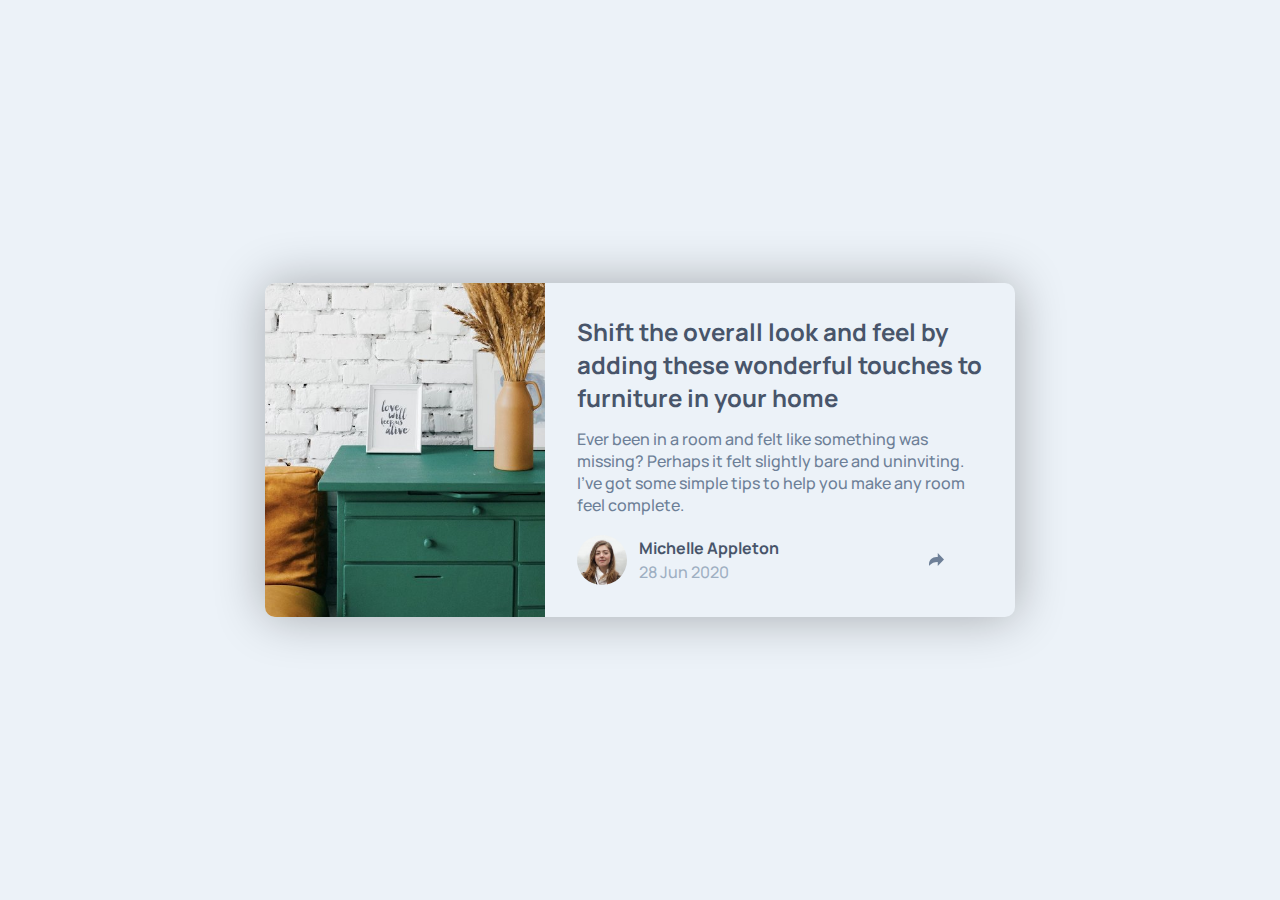
<file: articlepreview-task3/index.html>
<!DOCTYPE html>
<html lang="en">
  <head>
    <meta charset="UTF-8" />
    <meta name="viewport" content="width=device-width, initial-scale=1.0" />
    <!-- displays site properly based on user's device -->

    <link
      rel="icon"
      type="image/png"
      sizes="32x32"
      href="./images/favicon-32x32.png"
    />
    <link href="./css/style.css" rel="stylesheet" />
    <link rel="preconnect" href="https://fonts.googleapis.com" />
    <link rel="preconnect" href="https://fonts.gstatic.com" crossorigin />
    <link
      href="https://fonts.googleapis.com/css2?family=Manrope:wght@500;700&family=Rubik:ital,wght@0,500;0,600;0,700;1,400&display=swap"
      rel="stylesheet"
    />

    <title>Frontend Mentor | Article preview component</title>
  </head>
  <body>
    <div class="container">
      <div class="card">
        <div class="sidebar"></div>
        <div class="main">
          <h1 class="title">
            Shift the overall look and feel by adding these wonderful touches to
            furniture in your home
          </h1>
          <p class="description">
            Ever been in a room and felt like something was missing? Perhaps it
            felt slightly bare and uninviting. I’ve got some simple tips to help
            you make any room feel complete.
          </p>
          <div class="profile">
            <img
              src="./images/avatar-michelle.jpg"
              alt="profile-img"
              class="profile-img"
            />
            <ul class="profile-list">
              <li class="profile-name">Michelle Appleton</li>
              <li class="profile-date">28 Jun 2020</li>
            </ul>
            <div class="share">
              <a href="#"
                ><img src="/articlepreview-task3/images/icon-share.svg"
              /></a>
            </div>
          </div>
        </div>
      </div>
    </div>
  </body>
</html>
</file>
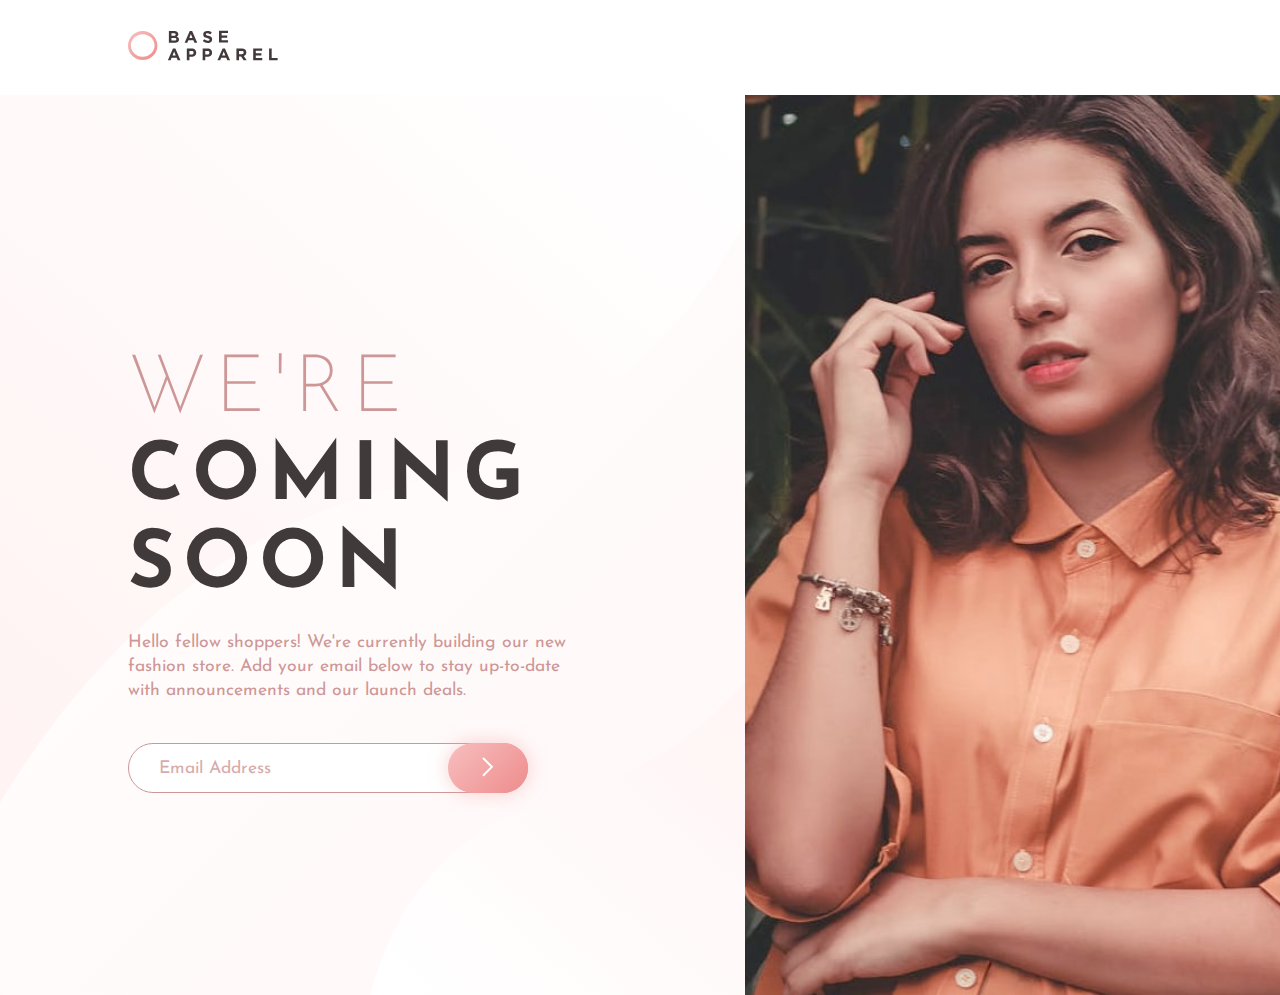
<file: baseapparcal-task5/index.html>
<!DOCTYPE html>
<html lang="en">
  <head>
    <meta charset="UTF-8" />
    <meta name="viewport" content="width=device-width, initial-scale=1.0" />
    <!-- displays site properly based on user's device -->

    <link
      rel="icon"
      type="image/png"
      sizes="32x32"
      href="./images/favicon-32x32.png"
    />
    <link rel="stylesheet" href="./css/style.css" />

    <title>Frontend Mentor | Base Apparel coming soon page</title>
  </head>
  <body>
    <header>
      <div class="logo"><img src="./images/logo.svg" alt="logo" /></div>
    </header>
    <section class="container">
      <div class="left">
        <h1>
          We're <br /><span>coming <br />soon</span>
        </h1>
        <p>
          Hello fellow shoppers! We're currently building our new fashion store.
          Add your email below to stay up-to-date with announcements and our
          launch deals.
        </p>
        <form action="#">
          <label for="Email">Email Address</label>
          <input
            name="Email"
            id="Email"
            value=""
            type="email"
            placeholder="Email Address"
          />

          <button type="submit">
            <img src="./images/icon-arrow.svg" alt="arrow" />
          </button>
        </form>
      </div>
      <div class="right"></div>
    </section>
  </body>
</html>
</file>
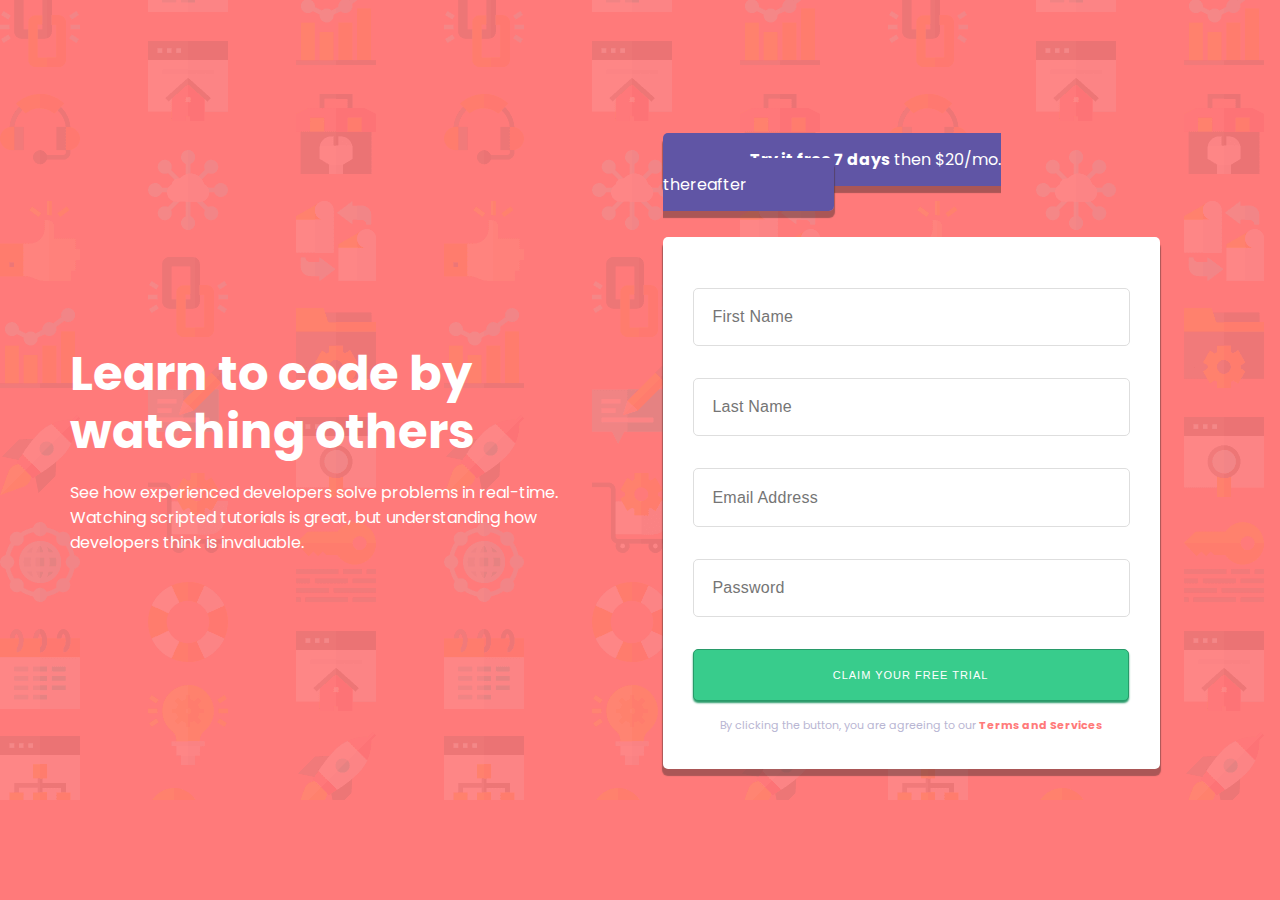
<file: introcomponent-task4/index.html>
<!DOCTYPE html>
<html>
  <head>
    <meta charset="UTF-8" />
    <title>Sign-Up Page</title>
    <link rel="preconnect" href="https://fonts.googleapis.com" />
    <link rel="preconnect" href="https://fonts.gstatic.com" crossorigin />
    <link
      href="https://fonts.googleapis.com/css2?family=Poppins:wght@200;700&display=swap"
      rel="stylesheet"
    />
    <link rel="stylesheet" href="css/style.css" />
  </head>
  <body>
    <main>
      <div class="main-container">
        <section class="hero">
          <h1 class="hero-title">Learn to code by watching others</h1>
          <p class="hero-desc">
            See how experienced developers solve problems in real-time. Watching
            scripted tutorials is great, but understanding how developers think
            is invaluable.
          </p>
        </section>
        <div class="form-container">
          <a href="#" class="form-link"
            ><strong>Try it free 7 days</strong> then $20/mo. thereafter</a
          >
          <form action="#" method="post" class="form">
            <div class="input-wrapper">
              <label for="first-name" class="hidden">First Name</label>
              <input
                type="text"
                name="first-name"
                id="first-name"
                class="form_first-name"
                placeholder="First Name"
                required
              />
              <!-- <div class="form_icon-validate"></div>
                            <small class="form_msg-validate">First Name cannot be empty</small> -->
            </div>
            <div class="input-wrapper">
              <label for="first-name" class="hidden">Last Name</label>
              <input
                type="text"
                name="last-name"
                id="last-name"
                class="form_last-name"
                placeholder="Last Name"
                required
              />
            </div>
            <div class="input-wrapper">
              <label for="email" class="hidden">Email Address</label>
              <input
                type="email"
                name="email"
                class="form_email"
                placeholder="Email Address"
                required
              />
            </div>
            <div class="input-wrapper">
              <label for="password" class="hidden">Password</label>
              <input
                type="password"
                name="password"
                class="form_password"
                placeholder="Password"
                required
              />
            </div>
            <div class="input-wrapper">
              <button type="submit" id="submit" class="btn">
                claim your free trial
              </button>
            </div>
            <p class="footer">
              By clicking the button, you are agreeing to our
              <strong> Terms and Services</strong>
            </p>
          </form>
        </div>
      </div>
    </main>
  </body>
</html>
</file>
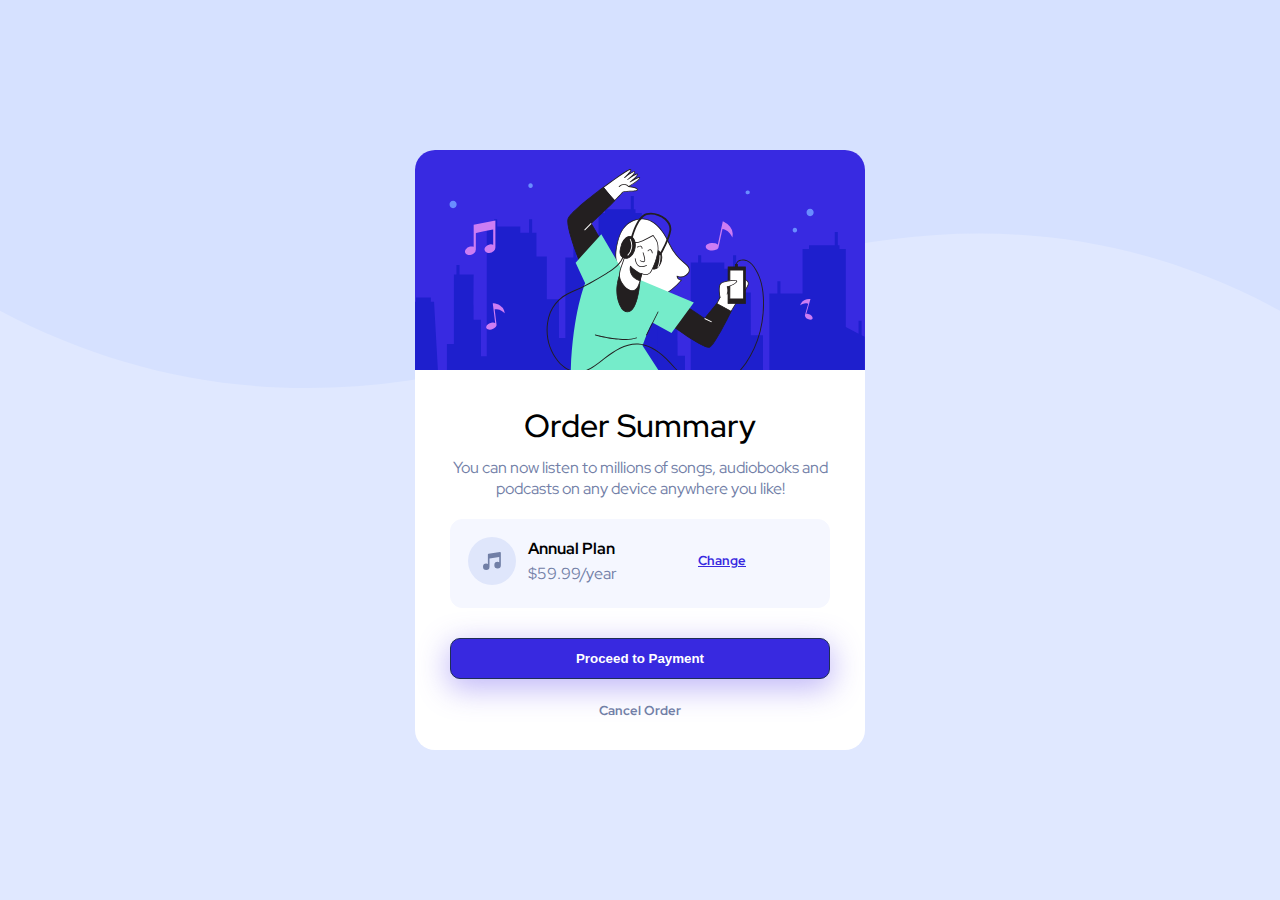
<file: order-summary-task2/index.html>
<!DOCTYPE html>
<html lang="en">
  <head>
    <meta charset="UTF-8" />
    <title>Order Summary Page</title>
    <link rel="preconnect" href="https://fonts.googleapis.com" />
    <link rel="preconnect" href="https://fonts.gstatic.com" crossorigin />
    <link
      href="https://fonts.googleapis.com/css2?family=Red+Hat+Display:wght@300;800&display=swap"
      rel="stylesheet"
    />
    <link rel="stylesheet" href="css/style.css" />
  </head>
  <body>
    <main>
      <div class="container">
        <img class="bg-card" src="images/illustration-hero.svg" />
        <div class="summary">
          <h1 class="summary-head">Order Summary</h1>
          <p class="summary-desc">
            You can now listen to millions of songs, audiobooks and podcasts on
            any device anywhere you like!
          </p>
          <div class="summary-plan">
            <div class="music-icon">
              <img src="images/icon-music.svg" alt="music icon" />
            </div>
            <div class="plan-div">
              <p class="plan">Annual Plan</p>
              <p></p>
              <p class="value">$59.99/year</p>
            </div>
            <div class="nav-link">
              <a href="#" name="change">Change</a>
            </div>
          </div>
          <div class="payment-card">
            <button type="button">Proceed to Payment</button>
          </div>
          <div class="footer">
            <a href="#" name="change">Cancel Order</a>
          </div>
        </div>
      </div>
    </main>
  </body>
</html>
</file>
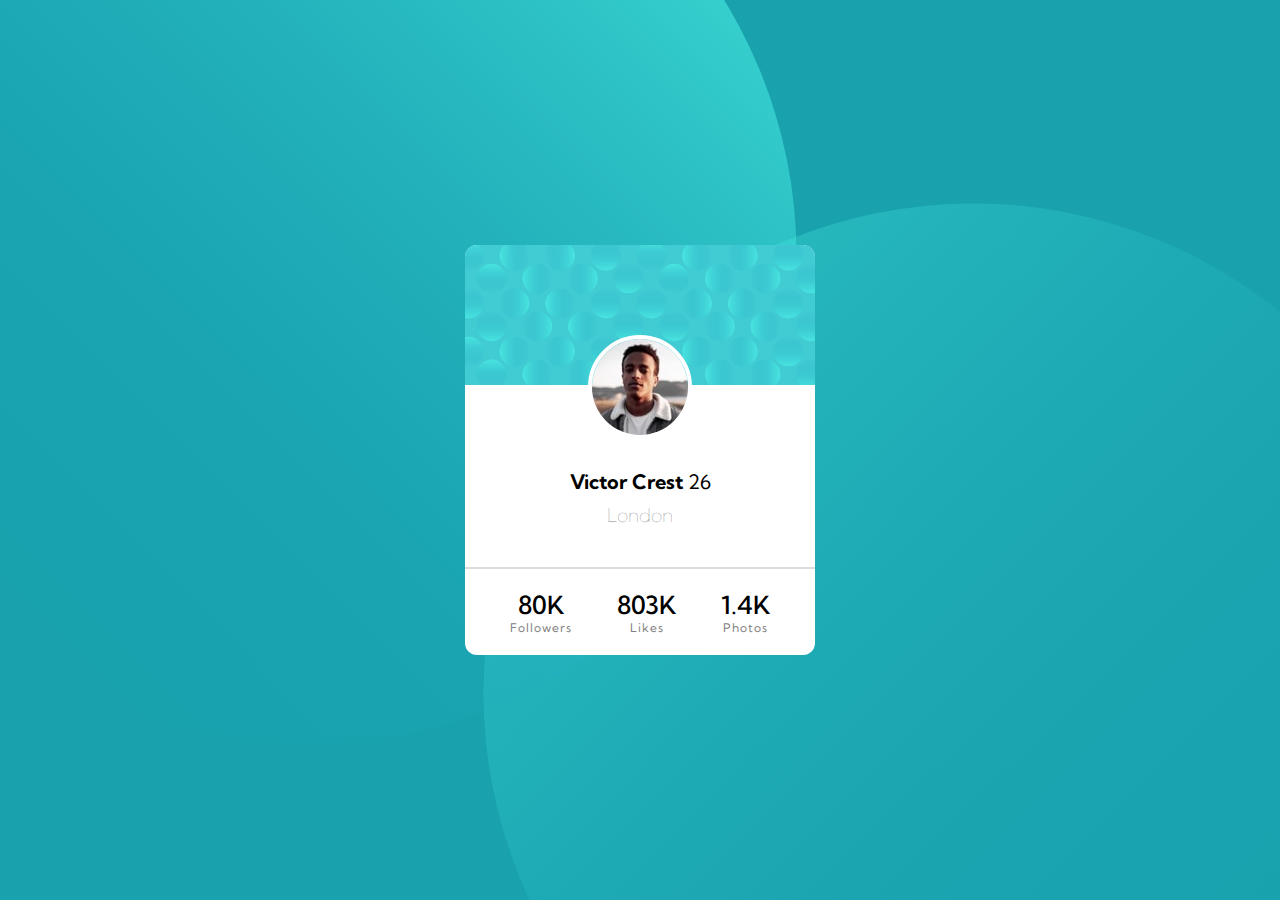
<file: profilecard-task1/index.html>
<!DOCTYPE html>
<html lang="en">
  <head>
    <meta charset="UTF-8" />
    <title>Profile Card Component</title>
    <link rel="preconnect" href="https://fonts.googleapis.com" />
    <link rel="preconnect" href="https://fonts.gstatic.com" crossorigin />
    <link
      href="https://fonts.googleapis.com/css2?family=Kumbh+Sans:wght@400;700&display=swap"
      rel="stylesheet"
    />
    <link rel="stylesheet" href="css/style.css" />
  </head>
  <body>
    <main>
      <div class="main-container">
        <div class="container">
          <img class="bg-card" src="images/bg-pattern-card.svg" />
          <div class="profile-body">
            <img
              class="profile-img"
              src="images/image-victor.jpg"
              alt="Profile Picture"
            />
            <h1 class="profile-name">
              Victor Crest
              <span>26</span>
            </h1>
            <h3 class="profile-place">London</h3>
          </div>
          <div class="profile-details">
            <div class="profile-item">
              <h1>80K</h1>
              <p>Followers</p>
            </div>
            <div class="profile-item">
              <h1>803K</h1>
              <p>Likes</p>
            </div>
            <div class="profile-item">
              <h1>1.4K</h1>
              <p>Photos</p>
            </div>
          </div>
        </div>
      </div>
    </main>
  </body>
</html>
</file>
<file: articlepreview-task3/css/style.css>
* {
  padding: 0px;
  margin: 0px;
  box-sizing: border-box;
}
body {
  font-family: "manrope", sans-serif;
  font-weight: 500;
  background-color: hsl(210, 46%, 95%);
  color: hsl(212, 23%, 69%);
  min-height: 100vh;
  display: grid;
  place-items: center;
}
h1 {
  font-weight: 700;
  color: hsl(217, 19%, 35%);
  font-size: 1.25rem;
  margin: 0;
}
.description {
  font-size: 0.9rem;
  color: hsl(214, 17%, 51%);
  margin: 0.85em 0;
}
.container {
  display: flex;
  justify-content: center;
  align-items: center;
  padding: 32px;
}
.card {
  display: flex;
  flex-direction: row;
  max-width: 750px;
  background-color: hsl(210, 46%, 95%);
  border-radius: 10px;
  box-shadow: 0 0 50px rgba(0, 0, 0, 0.3);
}
.main {
  width: 500px;
  padding: 32px;
}
.sidebar {
  background: url(/articlepreview-task3/images/drawers.jpg) no-repeat;
  background-size: cover;
  width: 300px;
  border-top-left-radius: 10px;
  border-bottom-left-radius: 10px;
}
.profile {
  display: flex;
  align-items: center;
  margin-top: 19.2px;
}

.profile-img {
  width: 50px;
  border-radius: 50%;
}
.profile-list {
  list-style: none;
  margin-left: 12.8px;
}
.profile-name {
  font-weight: 700;
  font-size: 16px;
  line-height: 25px;
  color: hsl(217, 19%, 35%);
}

.profile-date {
  font: size 14px;
}

.share {
  /* color: grey; */
  margin-left: 150px;
}

@media screen and (max-width: 800px) {
  .card {
    flex-direction: column;
  }
  .sidebar {
    width: 100%;
    height: 300px;
    border-top-right-radius: 10px;
    border-top-left-radius: 10px;
  }
}
h1 {
  font-size: 24px;
}
.description {
  font-size: 16px;
}
</file>
<file: baseapparcal-task5/css/style.css>
@import url("https://fonts.googleapis.com/css2?family=Josefin+Sans:wght@300;400;600&display=swap");
* {
  padding: 0;
  margin: 0;
  box-sizing: border-box;
}
body {
  font-family: "Josefin Sans", sans-serif;
  font-size: 16px;
}
header {
  height: auto;
  width: 100%;
  padding: 30px;
}
header img {
  width: 150px;
}
.container {
  padding-top: 100px;
  min-height: 100vh;
  width: 100%;
  display: flex;
  flex-direction: column-reverse;
  justify-content: flex-end;
  align-items: center;
  background-image: linear-gradient(
    135deg,
    hsl(0, 0%, 100%),
    hsl(0, 100%, 98%)
  );
  padding-bottom: 50px;
}
.left {
  width: 100%;
  padding: 50px 30px 0 30px;
}
.right {
  width: 100%;
  height: 300px;
  background-image: url(/baseapparcal-task5/images/hero-mobile.jpg);
  background-size: cover;
}
.right img {
  width: 100%;
  height: 100%;
}
.left h1 {
  letter-spacing: 0.5rem;
  text-align: center;
  font-size: 3.2rem;
  font-weight: 200;
  text-transform: uppercase;
  color: hsl(0, 36%, 70%);
  line-height: 3.5rem;
}
.left h1 span {
  color: hsl(0, 6%, 24%);
  font-weight: 700;
}
.left p {
  max-width: 450px;
  text-align: center;
  color: hsl(0, 36%, 70%);
  font-size: 0.9rem;
  line-height: 1.5rem;
  margin: 20px auto 40px auto;
}
form {
  position: relative;
  display: block;
  height: 50px;
  width: 100%;
  max-width: 400px;
  margin: 0 auto;
}
form input {
  position: absolute;
  width: 100%;
  outline: none;
  border: 1px solid hsl(0, 36%, 70%);
  height: 100%;
  border-radius: 50px;
  padding-left: 30px;
  font-family: "Josefin Sans", sans-serif;
  font-size: 1.1rem;
}
form label {
  visibility: hidden;
  position: absolute;
}
form button {
  cursor: pointer;
  position: absolute;
  right: 0;
  border: none;
  outline: none;
  color: white;
  width: 70px;
  height: 100%;
  border-radius: 50px;
  background-image: linear-gradient(135deg, hsl(0, 80%, 86%), hsl(0, 74%, 74%));
  box-shadow: 0px 0px 18px 1px #f4aaab82;
  transition: 0.3s ease box-shadow;
}
form button:hover {
  background-image: linear-gradient(
    135deg,
    hsl(0, 80%, 86%),
    hsla(0, 52%, 80%, 0.781)
  );
  box-shadow: 0px 0px 13px 2px #f4aaabbf;
}
form input::placeholder {
  color: hsl(0, 36%, 70%);
  font-family: "Josefin Sans", sans-serif;
  font-size: 1.1rem;
  opacity: 0.8;
}

@media only screen and (min-width: 768px) {
  header {
    padding-left: 10%;
  }
  .container {
    padding-top: 0;
    flex-direction: row;
    padding-bottom: 0;
  }
  .right {
    width: 80%;
    height: 100vh;
    background-image: url(/baseapparcal-task5/images/hero-desktop.jpg);
  }
  .left {
    padding-top: 28vh;
    width: 100%;
    height: 100vh;
    padding-left: 10%;
    background-image: url(/baseapparcal-task5/images/bg-pattern-desktop.svg);
    background-size: cover;
    background-position: center;
  }
  .left h1 {
    text-align: left;
    font-size: 5rem;
    line-height: 5.5rem;
  }
  .left p {
    margin-left: 0;
    text-align: left;
    font-size: 1.1rem;
  }
  form {
    margin-left: 0;
  }
  form button {
    width: 80px;
  }
}
</file>
<file: introcomponent-task4/css/style.css>
* {
  padding: 0;
  margin: 0;
  box-sizing: border-box;
}

body {
  background-color: hsl(0, 100%, 74%);
  background-image: url(../images/bg-intro-desktop.png);
  background-repeat: no-repeat;
  font-family: "Poppins", sans-serif;
  text-indent: 1;
}

main {
  width: 75rem;
  margin: auto;
  display: flex;
  align-items: center;
  height: 100vh;
}
.main-container {
  display: grid;
  grid-template-columns: 1fr 1fr;
  gap: 45px;
}

.hero {
  /* margin-top: 2rem; */
  padding: 0 30px;
  color: white;
  align-self: center;
}

.hero .hero-title {
  padding-right: 5px;
  font-size: 3rem;
  line-height: 1.2;
}

.hero .hero-desc {
  margin-top: 1.2rem;
}

.form-link {
  text-decoration: none;
  background-color: hsl(248, 32%, 49%);
  color: white;
  padding: 15px 87px;
  text-align: center;
  border-radius: 5px;
  box-shadow: 0 6px 1px 1px rgba(75, 46, 46, 0.47);
  cursor: pointer;
}

.form-container {
  padding-right: 5rem;
  border-radius: 10px;
  margin-top: 1rem;
}

.form {
  margin-top: 40px;
  background-color: white;
  border-radius: 5px;
  padding: 35px 30px;
  box-shadow: 0 6px 1px 1px rgba(75, 46, 46, 0.47);
}

.input-wrapper {
  padding: 1rem 0;
}

input {
  width: 100%;
  font-size: 1rem;
  border: 1px solid hsl(0, 0%, 87%);
  border-radius: 5px;
  color: hsl(249, 10%, 26%);
  text-indent: 1.18rem;
  letter-spacing: 0.25px;
  outline: none;
  padding: 1.2rem 0;
}

.hidden {
  display: none;
}

.btn {
  background: hsl(154, 59%, 51%);
  border: 1px solid hsl(154, 59%, 38%);
  box-shadow: 0 2px 2px 0px hsl(154deg 59% 38%);
  border-radius: 5px;
  color: #fff;
  cursor: pointer;
  font-size: 11px;
  text-transform: uppercase;
  letter-spacing: 1px;
  padding: 1.2rem 8.7rem;
  text-align: center;
}
.btn:hover {
  background-color: hsl(154, 65%, 68%);
}

.footer {
  font-size: 11px;
  text-align: center;
  color: hsl(246, 25%, 77%);
}

.footer strong {
  color: hsl(0, 100%, 74%);
}
</file>
<file: order-summary-task2/css/style.css>
* {
  padding: 0;
  margin: 0;
  box-sizing: border-box;
}

body {
  min-height: 100vh;
  background-color: hsl(225, 100%, 94%);
  background-image: url(../images/pattern-background-desktop.svg);
  background-position: top center;
  background-size: contain;
  background-repeat: no-repeat;
}
.container {
  position: absolute;
  left: 50%;
  top: 50%;
  transform: translate(-50%, -50%);
  max-width: 450px;
  background: white;
  border-radius: 20px;
  overflow: hidden;
}
.bg-card {
  width: 450px;
  border-top-left-radius: 12px;
  border-top-right-radius: 12px;
}

.summary {
  font-family: "Red Hat Display", sans-serif;
  color: black;
  padding: 10px 35px;
}

.summary .summary-head {
  margin-top: 20px;
  text-align: center;
  font-weight: 520;
}

.summary .summary-desc {
  margin: 10px 0;
  text-align: center;
  font-size: 1rem;
  color: hsl(224, 23%, 55%);
}

.summary-plan {
  display: grid;
  grid-template-columns: 60px 140px 1px;
  border: 1px solid hsl(225, 100%, 98%);
  border-radius: 12px;
  background-color: hsl(225, 100%, 98%);
  padding: 17px;
  margin-top: 20px;
}

.summary-plan .plan {
  font-weight: bold;
  font-size: 1rem;
  margin-top: 1px;
}

.summary-plan .value {
  color: hsl(224, 23%, 55%);
  font-weight: normal;
  margin-top: 4px;
}

.summary-plan .nav-link {
  font-weight: bold;
  font-size: 13px;
  margin-top: 15px;
  margin-left: 30px;
}

.nav-link a {
  color: hsl(245, 75%, 52%);
  /* text-decoration: none; */
}

.nav-link a:visited {
  text-decoration: none;
}

.payment-card button {
  border: 1px solid hsl(223, 47%, 23%);
  border-radius: 10px;
  box-shadow: 0 8px 30px 2px rgba(123, 102, 240, 0.466);
  background-color: hsl(245, 75%, 52%);
  padding: 12px;
  margin-top: 30px;
  cursor: pointer;
  text-align: center;
  color: white;
  width: 100%;
  font-weight: bold;
}

.payment-card button:hover {
  background-color: hsl(231, 62%, 50%);
}
.footer {
  margin: 20px 35px;
  text-align: center;
}
.footer a {
  font-weight: bold;
  color: hsl(224, 23%, 55%);
  font-size: 13px;
  text-decoration: none;
}
</file>
<file: profilecard-task1/css/style.css>
* {
  padding: 0;
  margin: 0;
  box-sizing: border-box;
}

body {
  background-color: hsl(185, 75%, 39%);
  background-image: url(../images/bg-pattern-top.svg),
    url("../images/bg-pattern-bottom.svg");
  background-position: -60% 300%, 160% -260%;
  background-repeat: no-repeat;
}

.main-container {
  overflow: hidden;
  width: 350px;
  margin: auto;
  display: flex;
  align-items: center;
  height: 100vh;
}

.container {
  background-color: white;
  position: absolute;
  width: 350px;
  border-radius: 12px;
}

.bg-card {
  width: 350px;
  border-top-left-radius: 12px;
  border-top-right-radius: 12px;
}

.container {
  font-family: "Kumbh Sans", sans-serif;
  color: black;
  position: relative;
}

.container .bg-card {
  background-position: center;
  border-top-left-radius: 12px;
  border-top-right-radius: 12px;
}

.profile-body {
  padding: 20px 0;
}

.profile-body .profile-img {
  position: absolute;
  top: 22%;
  left: 35%;
  border-radius: 50%;
  border: 4px solid white;
}

.profile-body .profile-name {
  margin-top: 60px;
  text-align: center;
  font-size: 20px;
}

.profile-body .profile-name span {
  font-weight: 400;
}

.profile-body .profile-place {
  text-align: center;
  margin-top: 10px;
  color: gray;
  font-weight: 100;
}

.profile-details {
  display: flex;
  flex-direction: row;
  justify-content: space-evenly;
  margin-top: 20px;
  padding: 20px 0 20px 0;
  border-top: 2px solid rgb(221, 219, 219);
  text-align: center;
}

.profile-details h1 {
  font-size: 25px;
  font-weight: 510;
}

.profile-details p {
  letter-spacing: 1px;
  font-size: 12px;
  color: gray;
}
</file>
